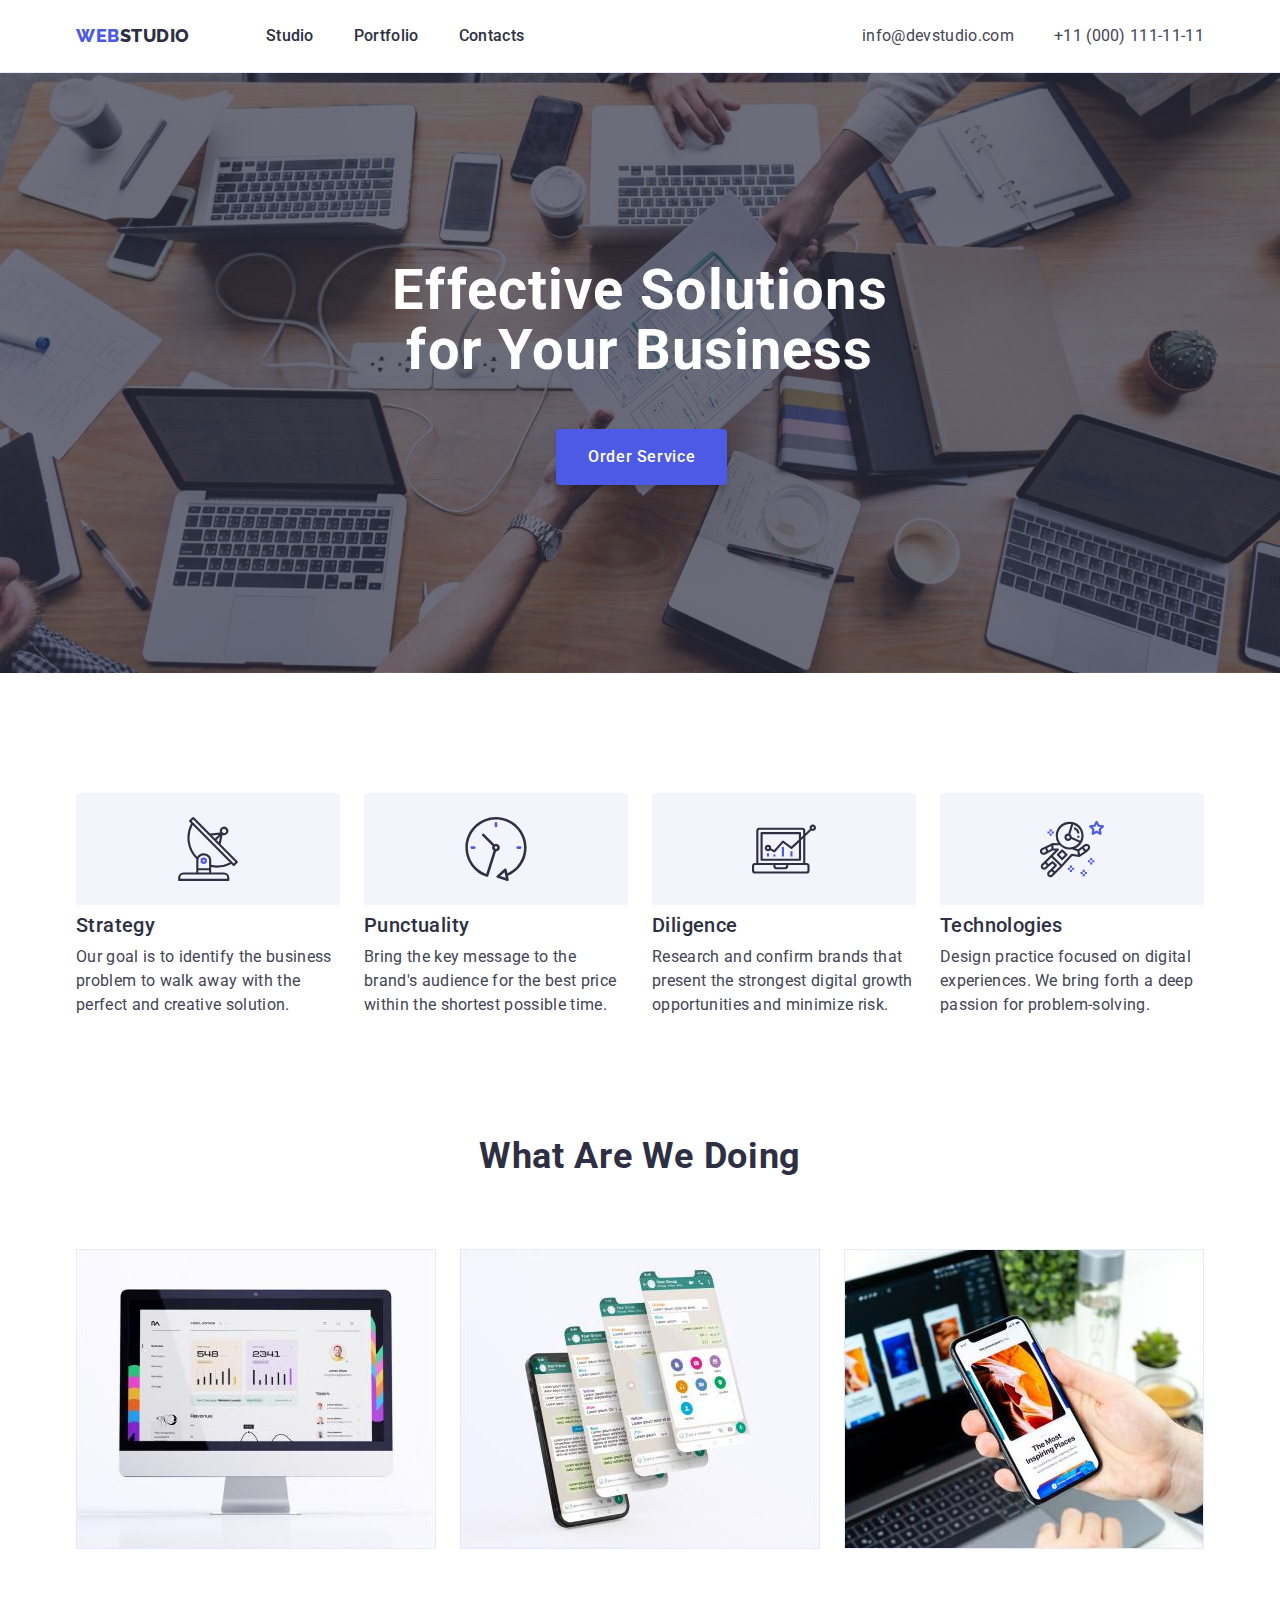
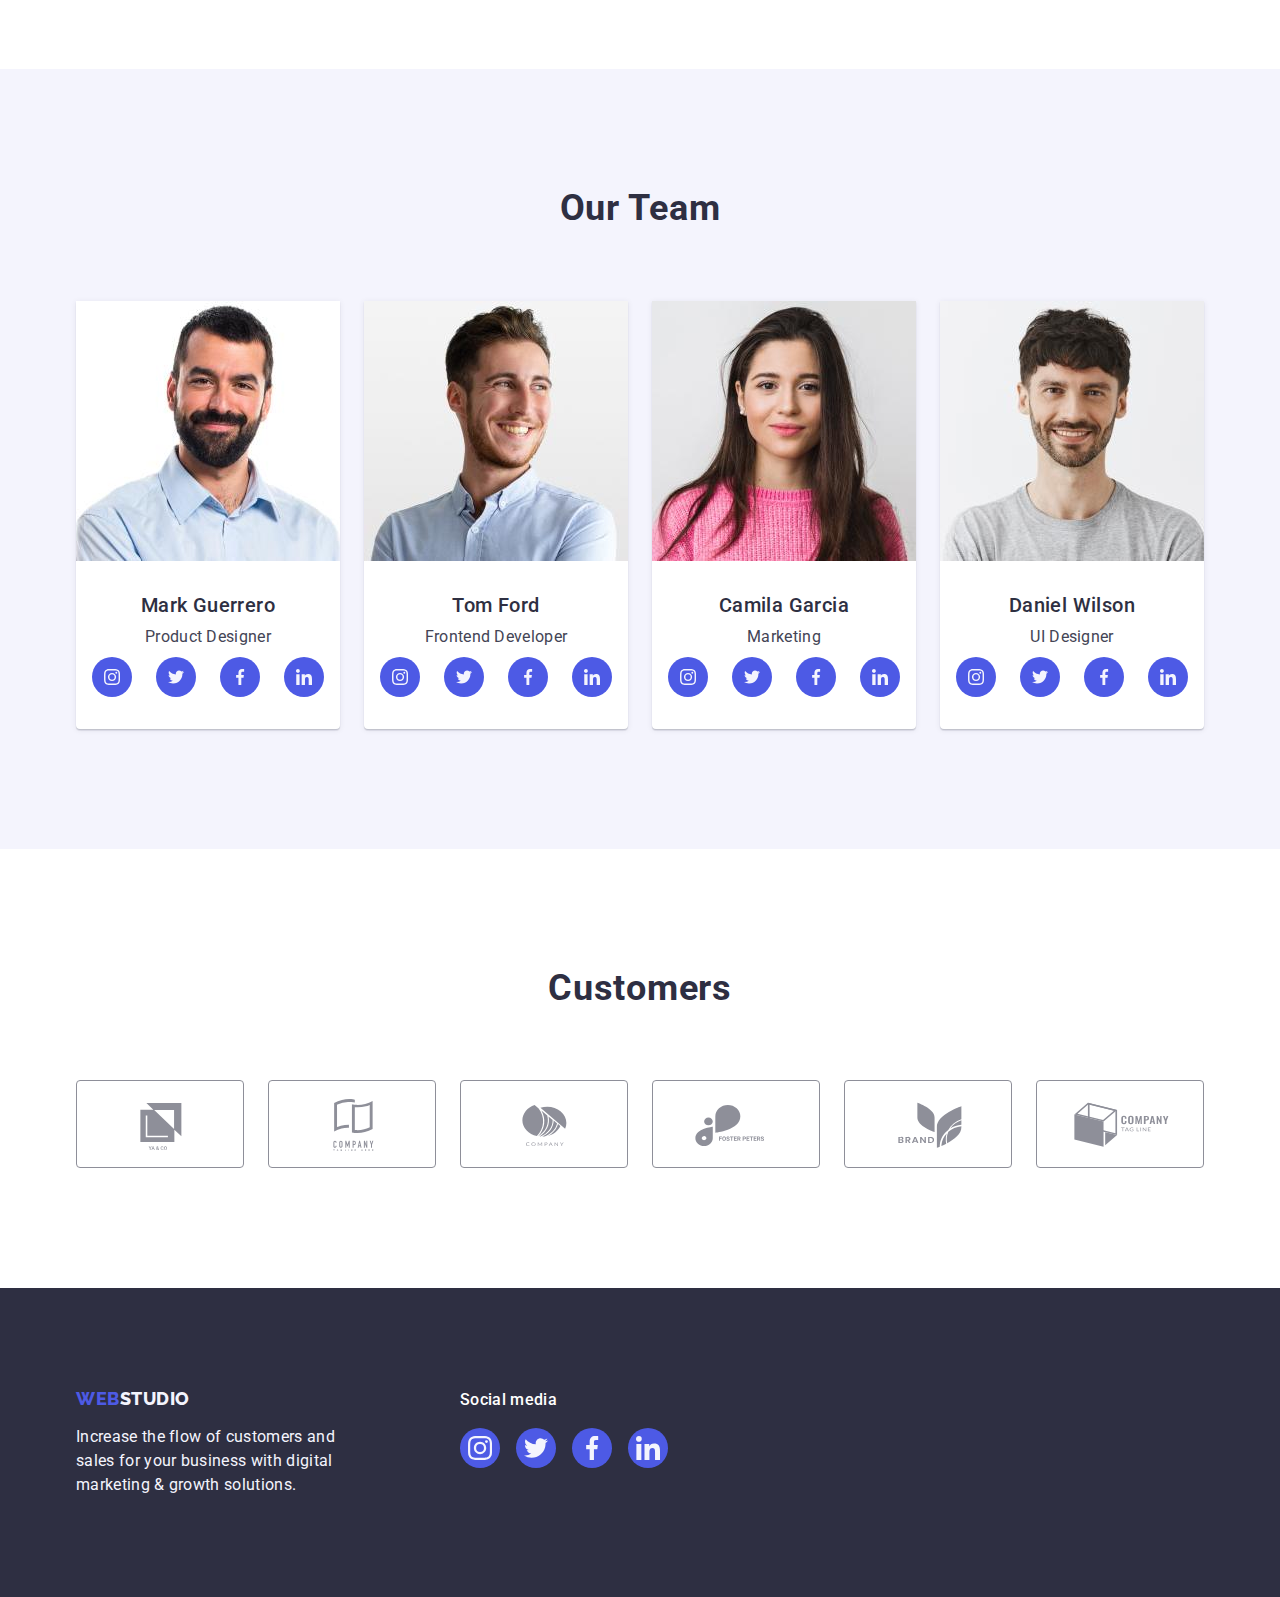
<file: index.html>
<!DOCTYPE html>
<html lang="en">
  <head>
    <meta charset="UTF-8" />
    <meta http-equiv="X-UA-Compatible" content="IE=edge" />
    <meta name="viewport" content="width=device-width, initial-scale=1.0" />
    <title>WebStudio</title>
    <link rel="preconnect" href="https://fonts.googleapis.com" />
    <link rel="preconnect" href="https://fonts.gstatic.com" crossorigin />
    <link
      href="https://fonts.googleapis.com/css2?family=Raleway:wght@800&family=Roboto:wght@400;500;700&display=swap"
      rel="stylesheet"
    />
    <link
      rel="stylesheet"
      href="https://cdn.jsdelivr.net/npm/modern-normalize@1.1.0/modern-normalize.min.css"
    />
    <link rel="stylesheet" href="./css/styles.css" />
  </head>
  <body>
    <!-- header -->
    <header class="page-header">
      <div class="container header-container">
        <nav class="page-nav">
          <a class="link logo header-logo-link" href="./index.html"
            >Web<span class="header-logo">Studio</span></a
          >

          <ul class="list menu">
            <li class="menu-item">
              <a class="link menu-link" href="./index.html">Studio</a>
            </li>
            <li class="menu-item">
              <a class="link menu-link" href="./portfolio.html">Portfolio</a>
            </li>
            <li class="menu-item">
              <a class="link menu-link" href="">Contacts</a>
            </li>
          </ul>
        </nav>
        <address class="contact">
          <ul class="contact-list list">
            <li class="contact-item">
              <a class="contact-link link" href="mailto:info@devstudio.com"
                >info@devstudio.com</a
              >
            </li>
            <li class="contact-item">
              <a class="contact-link link" href="tel:+110001111111"
                >+11 (000) 111-11-11</a
              >
            </li>
          </ul>
        </address>
      </div>
    </header>
    <!-- /header -->
    <!-- main -->
    <main class="main">
      <!-- section hero -->
      <section class="hero">
        <div class="container hero-container">
          <h1 class="page-title">Effective Solutions for Your Business</h1>
          <button class="hero-btn" type="button">Order Service</button>
        </div>
      </section>
      <!-- /section hero -->
      <!-- section advantages -->
      <section class="advantages">
        <div class="container advantages-container">
          <h2 class="section-title advantages-title" hidden>Our Advantages</h2>
          <ul class="advantages-list list">
            <li class="advantages-item">
              <div class="advantages-icon-block">
                <svg class="advantages-icon-item" width="64" height="64">
                  <use href="./images/icons.svg#icon-antenna-1"></use>
                </svg>
              </div>
              <h3 class="advantages-subtitle subtitle">Strategy</h3>
              <p class="advantages-text">
                Our goal is to identify the business problem to walk away with
                the perfect and creative solution.
              </p>
            </li>
            <li class="advantages-item">
              <div class="advantages-icon-block">
                <svg class="advantages-icon-item" width="64" height="64">
                  <use href="./images/icons.svg#icon-clock"></use>
                </svg>
              </div>
              <h3 class="advantages-subtitle subtitle">Punctuality</h3>
              <p class="advantages-text">
                Bring the key message to the brand's audience for the best price
                within the shortest possible time.
              </p>
            </li>
            <li class="advantages-item">
              <div class="advantages-icon-block">
                <svg class="advantages-icons-item" width="64" height="64">
                  <use href="./images/icons.svg#icon-diagram"></use>
                </svg>
              </div>
              <h3 class="advantages-subtitle subtitle">Diligence</h3>
              <p class="advantages-text">
                Research and confirm brands that present the strongest digital
                growth opportunities and minimize risk.
              </p>
            </li>
            <li class="advantages-item">
              <div class="advantages-icon-block">
                <svg class="advantages-icon-item" width="64" height="64">
                  <use href="./images/icons.svg#icon-astronaut"></use>
                </svg>
              </div>
              <h3 class="advantages-subtitle subtitle">Technologies</h3>
              <p class="advantages-text">
                Design practice focused on digital experiences. We bring forth a
                deep passion for problem-solving.
              </p>
            </li>
          </ul>
        </div>
      </section>
      <!-- /section advantages -->
      <!-- section doing -->
      <section class="doing">
        <div class="container doing-container">
          <h2 class="section-title doing-title">What are we doing</h2>
          <ul class="doing-list list">
            <li class="doing-item">
              <img
                class="doing-img"
                src="./images/we-are-doing/descope.jpg"
                alt="descope"
                width="360"
              />
            </li>
            <li class="doing-item">
              <img
                class="doing-img"
                src="./images/we-are-doing/app.jpg"
                alt="app"
                width="360"
              />
            </li>
            <li class="doing-item">
              <img
                class="doing-img"
                src="./images/we-are-doing/mobile.jpg"
                alt="mobile"
                width="360"
              />
            </li>
          </ul>
        </div>
      </section>
      <!-- /section doing -->
      <!-- section team -->
      <section class="team">
        <div class="container team-container">
          <h2 class="section-title team-title">Our Team</h2>
          <ul class="team-list list">
            <!-- 1 -->
            <li class="team-item">
              <img
                class="team-img"
                src="./images/our-team/mark-guerrero.jpg"
                alt="Mark Guerrero"
                width="264"
                height="260"
              />
              <div class="team-item-container">
                <h3 class="team-subtitle subtitle">Mark Guerrero</h3>
                <p class="team-text">Product Designer</p>
                <ul class="team-social-list list">
                  <li class="team-social-item">
                    <a
                      href="https://www.instagram.com/"
                      class="team-social-link link"
                      target="_blank"
                      rel="noopener noreferrer"
                      aria-label="instagram icon"
                    >
                      <svg class="social-icon-item" width="16" height="16">
                        <use href="./images/icons.svg#icon-instagram"></use>
                      </svg>
                    </a>
                  </li>
                  <li class="team-social-item">
                    <a
                      href="https://www.twitter.com/"
                      class="team-social-link link"
                      target="_blank"
                      rel="noopener noreferrer"
                      aria-label="twitter icon"
                    >
                      <svg class="social-icon-item" width="16" height="16">
                        <use href="./images/icons.svg#icon-twitter"></use>
                      </svg>
                    </a>
                  </li>
                  <li class="team-social-item">
                    <a
                      href="https://www.facebook.com/"
                      class="team-social-link link"
                      target="_blank"
                      rel="noopener noreferrer"
                      aria-label="facebook icon"
                    >
                      <svg class="social-icon-item" width="16" height="16">
                        <use href="./images/icons.svg#icon-facebook"></use>
                      </svg>
                    </a>
                  </li>
                  <li class="team-social-item">
                    <a
                      href="https://www.linkedin.com/"
                      class="team-social-link link"
                      target="_blank"
                      rel="noopener noreferrer"
                      aria-label="linkedin icon"
                    >
                      <svg class="social-icon-item" width="16" height="16">
                        <use href="./images/icons.svg#icon-linkedin"></use>
                      </svg>
                    </a>
                  </li>
                </ul>
              </div>
            </li>
            <!-- 2 -->
            <li class="team-item">
              <img
                class="team-img"
                src="./images/our-team/tom-ford.jpg"
                alt="Tom Ford"
                width="264"
                height="260"
              />
              <div class="team-item-container">
                <h3 class="team-subtitle subtitle">Tom Ford</h3>
                <p class="team-text">Frontend Developer</p>
                <ul class="team-social-list list">
                  <li class="team-social-item">
                    <a
                      href="https://www.instagram.com/"
                      class="team-social-link link"
                      target="_blank"
                      rel="noopener noreferrer"
                      aria-label="instagram icon"
                    >
                      <svg class="social-icon-item" width="16" height="16">
                        <use href="./images/icons.svg#icon-instagram"></use>
                      </svg>
                    </a>
                  </li>
                  <li class="team-social-item">
                    <a
                      href="https://www.twitter.com/"
                      class="team-social-link link"
                      target="_blank"
                      rel="noopener noreferrer"
                      aria-label="twitter icon"
                    >
                      <svg class="social-icon-item" width="16" height="16">
                        <use href="./images/icons.svg#icon-twitter"></use>
                      </svg>
                    </a>
                  </li>
                  <li class="team-social-item">
                    <a
                      href="https://www.facebook.com/"
                      class="team-social-link link"
                      target="_blank"
                      rel="noopener noreferrer"
                      aria-label="facebook icon"
                    >
                      <svg class="social-icon-item" width="16" height="16">
                        <use href="./images/icons.svg#icon-facebook"></use>
                      </svg>
                    </a>
                  </li>
                  <li class="team-social-item">
                    <a
                      href="https://www.linkedin.com/"
                      class="team-social-link link"
                      target="_blank"
                      rel="noopener noreferrer"
                      aria-label="linkedin icon"
                    >
                      <svg class="social-icon-item" width="16" height="16">
                        <use href="./images/icons.svg#icon-linkedin"></use>
                      </svg>
                    </a>
                  </li>
                </ul>
              </div>
            </li>
            <!-- 3 -->
            <li class="team-item">
              <img
                class="team-img"
                src="./images/our-team/camila-garcia.jpg"
                alt="Camila Garcia"
                width="264"
                height="260"
              />
              <div class="team-item-container">
                <h3 class="team-subtitle subtitle">Camila Garcia</h3>
                <p class="team-text">Marketing</p>
                <ul class="team-social-list list">
                  <li class="team-social-item">
                    <a
                      href="https://www.instagram.com/"
                      class="team-social-link link"
                      target="_blank"
                      rel="noopener noreferrer"
                      aria-label="instagram icon"
                    >
                      <svg class="social-icon-item" width="16" height="16">
                        <use href="./images/icons.svg#icon-instagram"></use>
                      </svg>
                    </a>
                  </li>
                  <li class="team-social-item">
                    <a
                      href="https://www.twitter.com/"
                      class="team-social-link link"
                      target="_blank"
                      rel="noopener noreferrer"
                      aria-label="twitter icon"
                    >
                      <svg class="social-icon-item" width="16" height="16">
                        <use href="./images/icons.svg#icon-twitter"></use>
                      </svg>
                    </a>
                  </li>
                  <li class="team-social-item">
                    <a
                      href="https://www.facebook.com/"
                      class="team-social-link link"
                      target="_blank"
                      rel="noopener noreferrer"
                      aria-label="facebook icon"
                    >
                      <svg class="social-icon-item" width="16" height="16">
                        <use href="./images/icons.svg#icon-facebook"></use>
                      </svg>
                    </a>
                  </li>
                  <li class="team-social-item">
                    <a
                      href="https://www.linkedin.com/"
                      class="team-social-link link"
                      target="_blank"
                      rel="noopener noreferrer"
                      aria-label="linkedin icon"
                    >
                      <svg class="social-icon-item" width="16" height="16">
                        <use href="./images/icons.svg#icon-linkedin"></use>
                      </svg>
                    </a>
                  </li>
                </ul>
              </div>
            </li>
            <!-- 4 -->
            <li class="team-item">
              <img
                class="team-img"
                src="./images/our-team/daniel-wilson.jpg"
                alt="Daniel Wilson"
                width="264"
                height="260"
              />
              <div class="team-item-container">
                <h3 class="team-subtitle subtitle">Daniel Wilson</h3>
                <p class="team-text">UI Designer</p>
                <ul class="team-social-list list">
                  <li class="team-social-item">
                    <a
                      href="https://www.instagram.com/"
                      class="team-social-link link"
                      target="_blank"
                      rel="noopener noreferrer"
                      aria-label="instagram icon"
                    >
                      <svg class="social-icon-item" width="16" height="16">
                        <use href="./images/icons.svg#icon-instagram"></use>
                      </svg>
                    </a>
                  </li>
                  <li class="team-social-item">
                    <a
                      href="https://www.twitter.com/"
                      class="team-social-link link"
                      target="_blank"
                      rel="noopener noreferrer"
                      aria-label="twitter icon"
                    >
                      <svg class="social-icon-item" width="16" height="16">
                        <use href="./images/icons.svg#icon-twitter"></use>
                      </svg>
                    </a>
                  </li>
                  <li class="team-social-item">
                    <a
                      href="https://www.facebook.com/"
                      class="team-social-link link"
                      target="_blank"
                      rel="noopener noreferrer"
                      aria-label="facebook icon"
                    >
                      <svg class="social-icon-item" width="16" height="16">
                        <use href="./images/icons.svg#icon-facebook"></use>
                      </svg>
                    </a>
                  </li>
                  <li class="team-social-item">
                    <a
                      href="https://www.linkedin.com/"
                      class="team-social-link link"
                      target="_blank"
                      rel="noopener noreferrer"
                      aria-label="linkedin icon"
                    >
                      <svg class="social-icon-item" width="16" height="16">
                        <use href="./images/icons.svg#icon-linkedin"></use>
                      </svg>
                    </a>
                  </li>
                </ul>
              </div>
            </li>
          </ul>
        </div>
      </section>
      <!-- /section team -->
      <!-- section customers -->
      <section class="customers">
        <div class="container customers-container">
          <h2 class="section-title customers-title">Customers</h2>
          <ul class="customers-list list">
            <li class="customers-item">
              <a href="" class="customers-link link customers-item-link">
                <svg class="customers-icon-item" width="104" height="56">
                  <use href="./images/icons.svg#icon-Logo"></use>
                </svg>
              </a>
            </li>
            <li class="customers-item">
              <a href="" class="customers-link link customers-item-link">
                <svg class="customers-icon-item" width="104" height="56">
                  <use href="./images/icons.svg#icon-Logo-1"></use>
                </svg>
              </a>
            </li>
            <li class="customers-item">
              <a href="" class="customers-link link customers-item-link">
                <svg class="customers-icon-item" width="104" height="56">
                  <use href="./images/icons.svg#icon-Logo-2"></use>
                </svg>
              </a>
            </li>
            <li class="customers-item">
              <a href="" class="customers-link link customers-item-link">
                <svg class="customers-icon-item" width="104" height="56">
                  <use href="./images/icons.svg#icon-Logo-3"></use>
                </svg>
              </a>
            </li>
            <li class="customers-item">
              <a href="" class="customers-link link customers-item-link">
                <svg class="customers-icon-item" width="104" height="56">
                  <use href="./images/icons.svg#icon-Logo-4"></use>
                </svg>
              </a>
            </li>
            <li class="customers-item">
              <a href="" class="customers-link link customers-item-link">
                <svg class="customers-icon-item" width="104" height="56">
                  <use href="./images/icons.svg#icon-Logo-5"></use>
                </svg>
              </a>
            </li>
          </ul>
        </div>
      </section>

      <!-- /section customers  -->
    </main>
    <!-- /main -->
    <!-- footer -->
    <footer class="footer">
      <div class="container footer-container">
        <div class="footer-info-block">
          <a class="link logo footer-logo-link" href="./index.html"
            >Web<span class="footer-logo">Studio</span></a
          >
          <p class="footer-text">
            Increase the flow of customers and sales for your business with
            digital marketing & growth solutions.
          </p>
        </div>
        <div class="footer-social-block">
          <p class="footer-social-media">Social media</p>
          <ul class="footer-social-list list">
            <li class="team-social-item">
              <a
                href="https://www.instagram.com/"
                class="footer-social-link link"
                target="_blank"
                rel="noopener noreferrer"
                aria-label="instagram icon"
              >
                <svg class="social-icon-item" width="24" height="24">
                  <use href="./images/icons.svg#icon-instagram"></use>
                </svg>
              </a>
            </li>
            <li class="team-social-item">
              <a
                href="https://www.twitter.com/"
                class="footer-social-link link"
                target="_blank"
                rel="noopener noreferrer"
                aria-label="twitter icon"
              >
                <svg class="social-icon-item" width="24" height="24">
                  <use href="./images/icons.svg#icon-twitter"></use>
                </svg>
              </a>
            </li>
            <li class="team-social-item">
              <a
                href="https://www.facebook.com/"
                class="footer-social-link link"
                target="_blank"
                rel="noopener noreferrer"
                aria-label="facebook icon"
              >
                <svg class="social-icon-item" width="24" height="24">
                  <use href="./images/icons.svg#icon-facebook"></use>
                </svg>
              </a>
            </li>
            <li class="team-social-item">
              <a
                href="https://www.linkedin.com/"
                class="footer-social-link link"
                target="_blank"
                rel="noopener noreferrer"
                aria-label="linkedin icon"
              >
                <svg class="social-icon-item" width="24" height="24">
                  <use href="./images/icons.svg#icon-linkedin"></use>
                </svg>
              </a>
            </li>
          </ul>
        </div>
      </div>
    </footer>
    <!-- /footer -->
  </body>
</html>
</file>
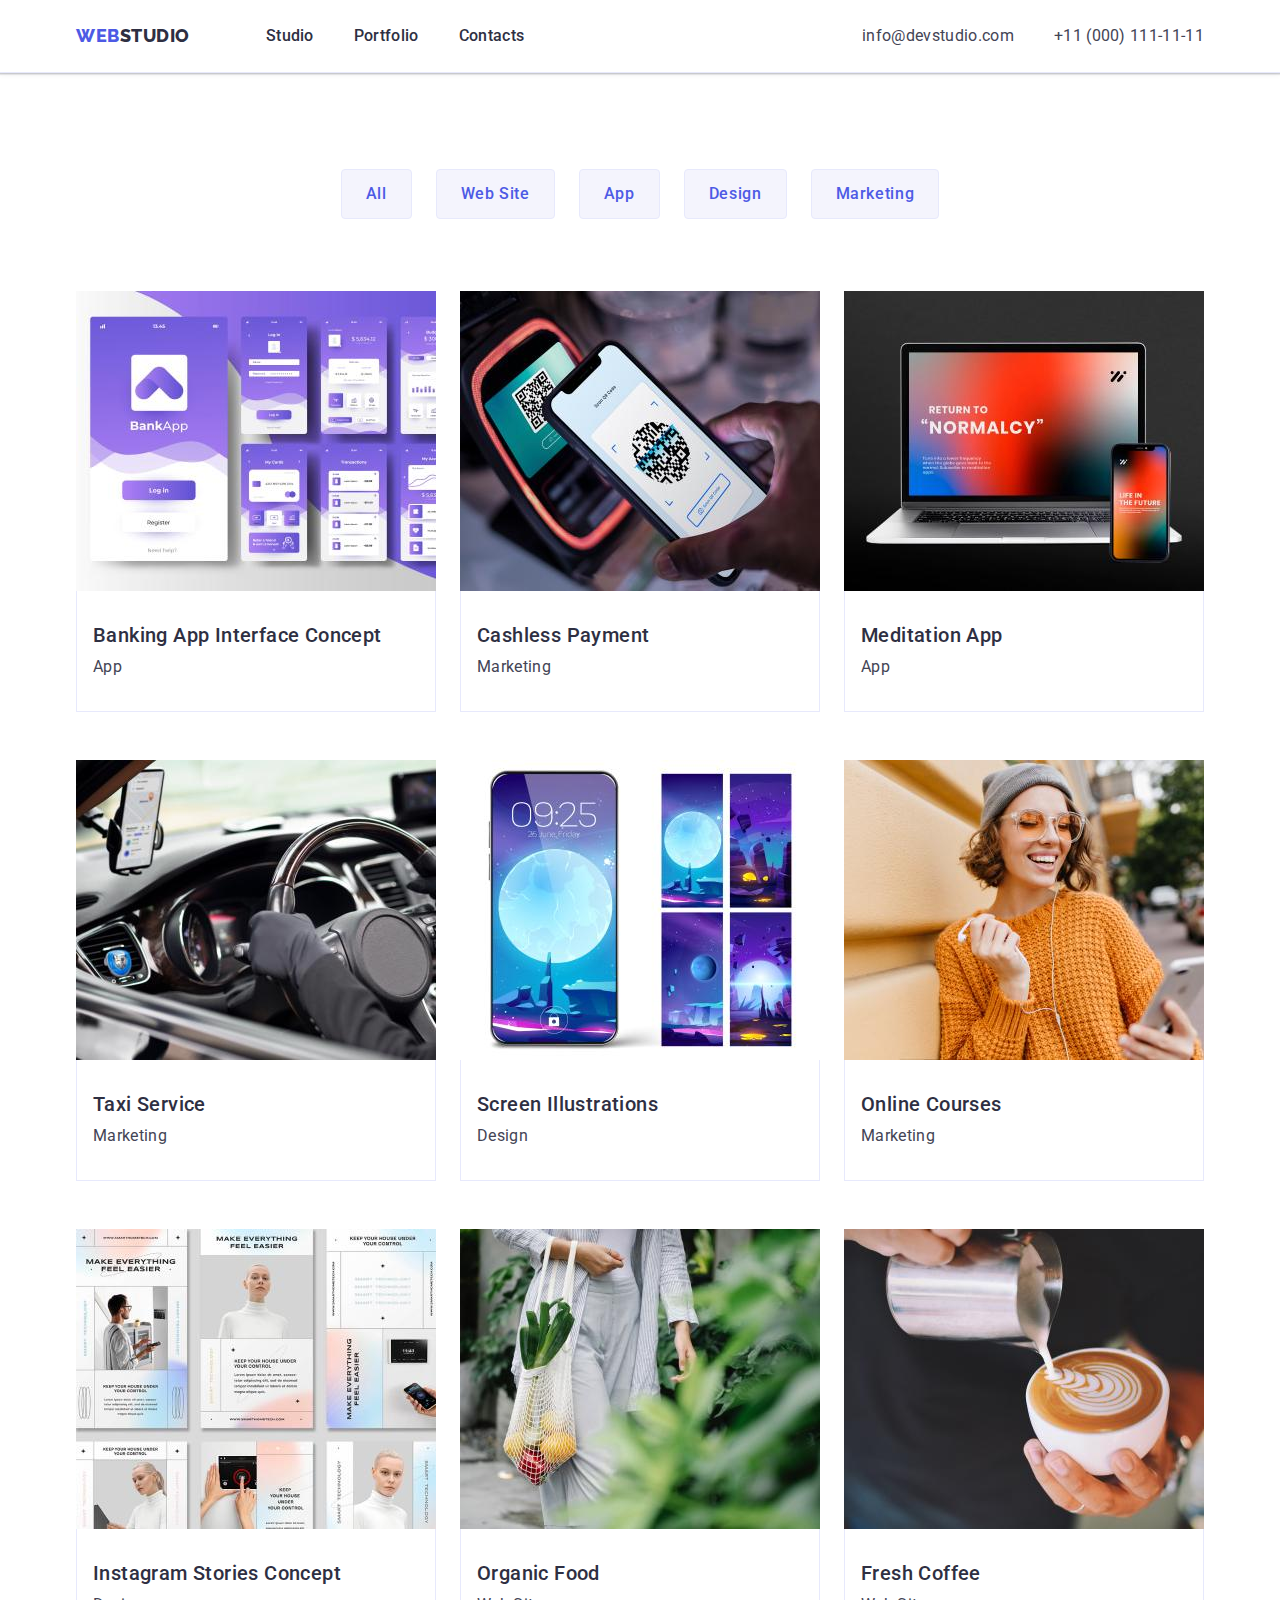
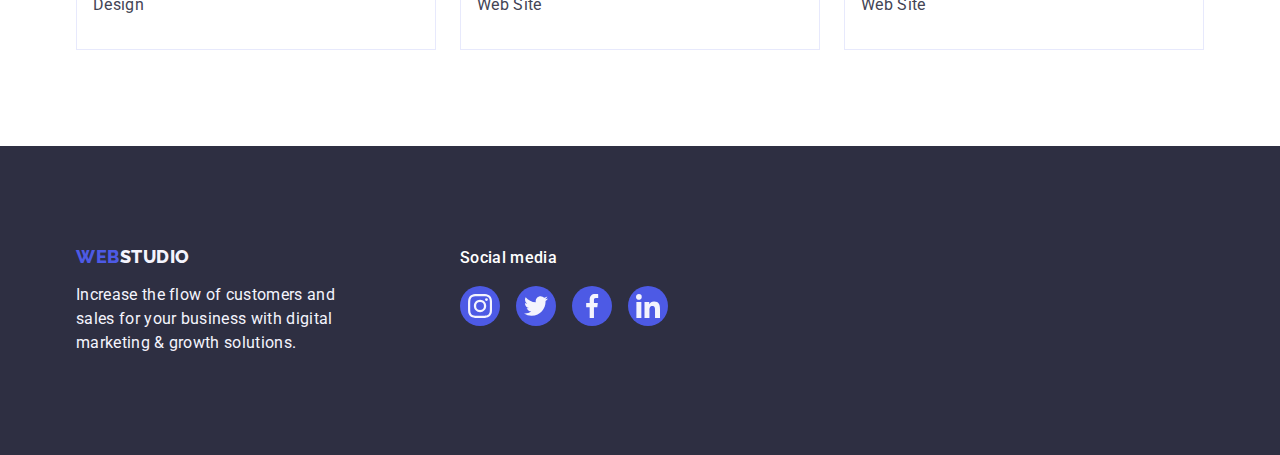
<file: portfolio.html>
<!DOCTYPE html>
<html lang="en">
  <head>
    <meta charset="UTF-8" />
    <meta http-equiv="X-UA-Compatible" content="IE=edge" />
    <meta name="viewport" content="width=device-width, initial-scale=1.0" />
    <title>Portfolio</title>
    <link rel="preconnect" href="https://fonts.googleapis.com" />
    <link rel="preconnect" href="https://fonts.gstatic.com" crossorigin />
    <link
      href="https://fonts.googleapis.com/css2?family=Raleway:wght@800&family=Roboto:wght@400;500;700&display=swap"
      rel="stylesheet"
    />
    <link
      rel="stylesheet"
      href="https://cdn.jsdelivr.net/npm/modern-normalize@1.1.0/modern-normalize.min.css"
    />
    <link rel="stylesheet" href="./css/styles.css" />
  </head>
  <body>
    <!-- header -->
    <header class="page-header">
      <div class="container header-container">
        <nav class="page-nav">
          <a class="link logo header-logo-link" href="./index.html"
            >Web<span class="header-logo">Studio</span></a
          >

          <ul class="list menu">
            <li class="menu-item">
              <a class="link menu-link" href="./index.html">Studio</a>
            </li>
            <li class="menu-item">
              <a class="link menu-link" href="./portfolio.html">Portfolio</a>
            </li>
            <li class="menu-item">
              <a class="link menu-link" href="">Contacts</a>
            </li>
          </ul>
        </nav>
        <address class="contact">
          <ul class="contact-list list">
            <li class="contact-item">
              <a class="contact-link link" href="mailto:info@devstudio.com"
                >info@devstudio.com</a
              >
            </li>
            <li class="contact-item">
              <a class="contact-link link" href="tel:+110001111111"
                >+11 (000) 111-11-11</a
              >
            </li>
          </ul>
        </address>
      </div>
    </header>
    <!-- /header -->
    <!-- portfolio main -->
    <main>
      <!-- section portfolio -->
      <section class="portfolio">
        <div class="container portfolio-container">
          <h1 class="portfolio-title section-title" hidden>Portfolio</h1>
          <ul class="portfolio-menu list">
            <li>
              <button class="portfolio-btn" type="button">All</button>
            </li>
            <li>
              <button class="portfolio-btn" type="button">Web Site</button>
            </li>
            <li>
              <button class="portfolio-btn" type="button">App</button>
            </li>
            <li>
              <button class="portfolio-btn" type="button">Design</button>
            </li>
            <li>
              <button class="portfolio-btn" type="button">Marketing</button>
            </li>
          </ul>
          <!-- list -->
          <ul class="portfolio-list list">
            <li class="portfolio-item">
              <a class="link portfolio-link" href="">
                <img
                  class="portfolio-img"
                  src="./images/portfolio/img-1.jpg"
                  alt="Banking App"
                  width="360"
                  height="300"
                />
                <div class="portfolio-item-container">
                  <h2 class="portfolio-subtitle subtitle">
                    Banking App Interface Concept
                  </h2>
                  <p class="portfolio-text">App</p>
                </div>
              </a>
            </li>
            <!-- 2 -->
            <li class="portfolio-item">
              <a class="link portfolio-link" href=""
                ><img
                  class="portfolio-img"
                  src="./images/portfolio/img-2.jpg"
                  alt="Cashless Payment"
                  width="360"
                  height="300"
                />
                <div class="portfolio-item-container">
                  <h2 class="portfolio-subtitle subtitle">Cashless Payment</h2>
                  <p class="portfolio-text">Marketing</p>
                </div>
              </a>
            </li>
            <!-- 3 -->
            <li class="portfolio-item">
              <a class="link portfolio-link" href="">
                <img
                  class="portfolio-img"
                  src="./images/portfolio/img-3.jpg"
                  alt="Meditation App"
                  width="360"
                  height="300"
                />
                <div class="portfolio-item-container">
                  <h2 class="portfolio-subtitle subtitle">Meditation App</h2>
                  <p class="portfolio-text">App</p>
                </div>
              </a>
            </li>
            <!-- 4 -->
            <li class="portfolio-item">
              <a class="link portfolio-link" href="">
                <img
                  class="portfolio-img"
                  src="./images/portfolio/img-4.jpg"
                  alt="Taxi Service"
                  width="360"
                  height="300"
                />
                <div class="portfolio-item-container">
                  <h2 class="portfolio-subtitle subtitle">Taxi Service</h2>
                  <p class="portfolio-text">Marketing</p>
                </div>
              </a>
            </li>
            <!-- 5 -->
            <li class="portfolio-item">
              <a class="link portfolio-link" href="">
                <img
                  class="portfolio-img"
                  src="./images/portfolio/img-5.jpg"
                  alt="Screen Illustrations"
                  width="360"
                  height="300"
                />
                <div class="portfolio-item-container">
                  <h2 class="portfolio-subtitle subtitle">
                    Screen Illustrations
                  </h2>
                  <p class="portfolio-text">Design</p>
                </div>
              </a>
            </li>
            <!-- 6 -->
            <li class="portfolio-item">
              <a class="link portfolio-link" href="">
                <img
                  class="portfolio-img"
                  src="./images/portfolio/img-6.jpg"
                  alt="Online Courses"
                  width="360"
                  height="300"
                />
                <div class="portfolio-item-container">
                  <h2 class="portfolio-subtitle subtitle">Online Courses</h2>
                  <p class="portfolio-text">Marketing</p>
                </div>
              </a>
            </li>
            <!-- 7 -->
            <li class="portfolio-item">
              <a class="link portfolio-link" href="">
                <img
                  class="portfolio-img"
                  src="./images/portfolio/img-7.jpg"
                  alt="Instagram Stories"
                  width="360"
                  height="300"
                />
                <div class="portfolio-item-container">
                  <h2 class="portfolio-subtitle subtitle">
                    Instagram Stories Concept
                  </h2>
                  <p class="portfolio-text">Design</p>
                </div>
              </a>
            </li>
            <!-- 8 -->
            <li class="portfolio-item">
              <a class="link portfolio-link" href="">
                <img
                  class="portfolio-img"
                  src="./images/portfolio/img-8.jpg"
                  alt="Organic Food"
                  width="360"
                  height="300"
                />
                <div class="portfolio-item-container">
                  <h2 class="portfolio-subtitle subtitle">Organic Food</h2>
                  <p class="portfolio-text">Web Site</p>
                </div>
              </a>
            </li>
            <!-- 9 -->
            <li class="portfolio-item">
              <a class="link portfolio-link" href="">
                <img
                  class="portfolio-img"
                  src="./images/portfolio/img-9.jpg"
                  alt="Fresh Coffee"
                  width="360"
                  height="300"
                />
                <div class="portfolio-item-container">
                  <h2 class="portfolio-subtitle subtitle">Fresh Coffee</h2>
                  <p class="portfolio-text">Web Site</p>
                </div>
              </a>
            </li>
          </ul>
        </div>
      </section>
      <!-- /section portfolio -->
      <!-- /portfolio main -->
    </main>
    <!-- footer -->
    <footer class="footer">
      <div class="container footer-container">
        <div class="footer-info-block">
          <a class="link logo footer-logo-link" href="./index.html"
            >Web<span class="footer-logo">Studio</span></a
          >
          <p class="footer-text">
            Increase the flow of customers and sales for your business with
            digital marketing & growth solutions.
          </p>
        </div>
        <div class="footer-social-block">
          <p class="footer-social-media">Social media</p>
          <ul class="footer-social-list list">
            <li class="team-social-item">
              <a
                href="https://www.instagram.com/"
                class="footer-social-link link"
                target="_blank"
                rel="noopener noreferrer"
                aria-label="instagram icon"
              >
                <svg class="social-icon-item" width="24" height="24">
                  <use href="./images/icons.svg#icon-instagram"></use>
                </svg>
              </a>
            </li>
            <li class="team-social-item">
              <a
                href="https://www.twitter.com/"
                class="footer-social-link link"
                target="_blank"
                rel="noopener noreferrer"
                aria-label="twitter icon"
              >
                <svg class="social-icon-item" width="24" height="24">
                  <use href="./images/icons.svg#icon-twitter"></use>
                </svg>
              </a>
            </li>
            <li class="team-social-item">
              <a
                href="https://www.facebook.com/"
                class="footer-social-link link"
                target="_blank"
                rel="noopener noreferrer"
                aria-label="facebook icon"
              >
                <svg class="social-icon-item" width="24" height="24">
                  <use href="./images/icons.svg#icon-facebook"></use>
                </svg>
              </a>
            </li>
            <li class="team-social-item">
              <a
                href="https://www.linkedin.com/"
                class="footer-social-link link"
                target="_blank"
                rel="noopener noreferrer"
                aria-label="linkedin icon"
              >
                <svg class="social-icon-item" width="24" height="24">
                  <use href="./images/icons.svg#icon-linkedin"></use>
                </svg>
              </a>
            </li>
          </ul>
        </div>
      </div>
    </footer>
    <!-- /footer -->
  </body>
</html>
</file>
<file: css/styles.css>
/* основні */
/* root */
:root {
  --maine-color: #2e2f42;
  /* maine is second color */
  --second-color: #434455;
  /* second is main color */
  --accent-color: #4d5ae5;
  --subaccent-color: #404bbf;
  --white-color: #ffffff;
  --subwhite-color: #f4f4fd;
}
/* /root */
/* COMPOMENTS */

h1,
h2,
h3,
h4,
h5,
h6,
p {
  margin: 0;
}

.container {
  width: 1158px;
  padding: 0 15px;
  margin: 0 auto;
  /* outline: 2px solid red; */
}

.list {
  list-style: none;
  margin: 0;
  padding: 0;
}
.link {
  text-decoration: none;
  font-style: normal;
}

body {
  font-family: "Roboto", sans-serif;
  color: var(--second-color);
  background-color: var(--white-color);
}

.logo {
  text-transform: uppercase;
  font-family: "Raleway", sans-serif;
  color: var(--accent-color);
  font-weight: 800;
  font-size: 18px;
  line-height: 1.17;
  letter-spacing: 0.03em;
}
/* /COMPOMENTS */
/* ===== /основні ===== */
/* ===== header ===== */
.page-header {
  border-bottom: 1px solid #e7e9fc;
  box-shadow: 0px 2px 1px rgba(46, 47, 66, 0.08),
    0px 1px 1px rgba(46, 47, 66, 0.16), 0px 1px 6px rgba(46, 47, 66, 0.08);
}

.header-container {
  display: flex;
  justify-content: space-between;
  /* border-bottom: 1px solid #e7e9fc; */
  align-items: center;
}
.page-nav {
  width: 456px;
  display: flex;
  align-items: center;
  /* justify-content: space-between; */
}

.header-logo-link {
  margin-right: 76px;
}

.header-logo {
  color: var(--maine-color);
}

.menu {
  display: flex;
  gap: 40px;
}

/* .menu-item {
} */

.menu-link {
  font-weight: 500;
  font-size: 16px;
  line-height: 1.5;
  color: var(--maine-color);
  letter-spacing: 0.02em;
  padding: 24px 0;
  display: block;
}
.menu-link:hover,
.menu-link:focus {
  color: var(--subaccent-color);
}

.contact {
  font-style: normal;
}
.contact-list {
  display: flex;
  gap: 40px;
}
/* .contact-item {
} */

.contact-link {
  color: var(--second-color);
  font-weight: 400;
  font-size: 16px;
  line-height: 1.5;
  letter-spacing: 0.02em;
  padding: 24px 0;
  display: block;
}
.contact-link:hover,
.contact-link:focus {
  color: var(--subaccent-color);
}

/* ===== /header ===== */

/* ===== hero ===== */
/* .hero-container {
  padding-top: 188px;
  padding-bottom: 188px;
} */
.hero {
  background-color: var(--maine-color);
  /*  */
  background-image: linear-gradient(
      rgba(46, 47, 66, 0.7),
      rgba(46, 47, 66, 0.7)
    ),
    url(../images/hero/people-office.jpg);
  max-width: 1440px;
  background-repeat: no-repeat;
  background-position: center;
  background-size: cover;
  margin-left: auto;
  margin-right: auto;
  /*  */
  padding-top: 188px;
  padding-bottom: 188px;
}
.page-title {
  font-weight: 700;
  font-size: 56px;
  line-height: 1.07;
  text-align: center;
  letter-spacing: 0.02em;
  color: var(--white-color);
  /*  */
  /* max-width: 496px; */
  max-width: 526px;
  margin-bottom: 48px;
  margin-left: auto;
  margin-right: auto;
}
.hero-btn {
  font-family: "Roboto", sans-serif;
  background-color: var(--accent-color);
  color: var(--white-color);
  font-weight: 500;
  font-size: 16px;
  line-height: 1.5;
  align-items: center;
  letter-spacing: 0.04em;
  cursor: pointer;
  box-shadow: 0px 4px 4px rgba(0, 0, 0, 0.15);
  border: none;
  border-radius: 4px;
  /*  */
  padding: 16px 32px;
  margin-left: 480px;
  display: block;
  min-width: 169px;
}
.hero-btn:hover,
.hero-btn:focus {
  background-color: var(--subaccent-color);
}

/* ===== /hero ====== */

/* ===== advantages ===== */

.advantages {
  padding: 120px 0;
}
/* .section-title {
}
.advantages-title {
} */
.advantages-icon-block {
  background-color: var(--subwhite-color);
  height: 112px;
  display: flex;
  justify-content: center;
  align-items: center;
  margin-bottom: 8px;
  border-radius: 4px;
}

.advantages-list {
  display: flex;
  gap: 24px;
}

.advantages-item {
  width: calc((100% - 72px) / 4);
}
.advantages-subtitle {
  font-weight: 500;
  font-size: 20px;
  line-height: 1.2;
  letter-spacing: 0.02em;
  color: var(--maine-color);
  margin-bottom: 8px;
}
/* .subtitle {
} */
.advantages-text {
  font-size: 16px;
  line-height: 1.5;
  letter-spacing: 0.02em;
  /* color: var(--second-color); */
}

/* ===== /advantages ===== */
/* ===== doing ===== */
/*  */

.doing {
  padding-bottom: 120px;
}
/* .section-title {
} */
.doing-title {
  font-weight: 700;
  font-size: 36px;
  line-height: 1.11;
  text-align: center;
  letter-spacing: 0.02em;
  text-transform: capitalize;
  color: var(--maine-color);
  margin-bottom: 72px;
}
.doing-list {
  display: flex;
  gap: 24px;
}

.doing-item {
  width: calc((100% - 48px) / 3);
}
.doing-img {
  display: block;
}

/* ===== /doing ===== */
/* ===== team ===== */

.team {
  background-color: var(--subwhite-color);
  padding-top: 120px;
  padding-bottom: 120px;
}
/* .section-title {
} */
.team-title {
  font-weight: 700;
  font-size: 36px;
  line-height: 1.11;
  text-align: center;
  letter-spacing: 0.02em;
  text-transform: capitalize;
  color: var(--maine-color);
  /*  */
  margin-bottom: 72px;
}
.team-list {
  display: flex;
  gap: 24px;
}

.team-item {
  background-color: var(--white-color);
  box-shadow: 0px 1px 6px rgba(46, 47, 66, 0.08),
    0px 1px 1px rgba(46, 47, 66, 0.16), 0px 2px 1px rgba(46, 47, 66, 0.08);
}
.team-img {
  /* margin-bottom: 32px; */
  display: block;
}
.team-item-container {
  padding: 32px 0;
  border-radius: 0px 0px 4px 4px;
}

.team-subtitle {
  font-weight: 500;
  font-size: 20px;
  line-height: 1.2;
  letter-spacing: 0.02em;
  color: var(--maine-color);
  /*  */
  margin-bottom: 8px;
  text-align: center;
}
/* .subtitle {
} */
.team-text {
  font-size: 16px;
  line-height: 1.5;
  letter-spacing: 0.02em;
  /*  */
  /* padding-bottom: 32px; */
  text-align: center;
  margin-bottom: 8px;
}
/*  */

.team-social-link,
.footer-social-link {
  display: flex;
  justify-content: center;
  align-items: center;
  width: 40px;
  height: 40px;
  background-color: var(--accent-color);
  border-radius: 50%;
}

.team-item {
  border-radius: 0px 0px 4px 4px;
}

.team-social-link:hover,
.team-social-link:focus {
  background-color: var(--subaccent-color);
}

.team-social-list {
  display: flex;
  justify-content: center;
  gap: 24px;
}

.social-icon-item {
  fill: #f4f4fd;
}
/* ===== /team ===== */
/* customers */
.customers {
  padding-top: 120px;
  padding-bottom: 120px;
}

.customers-list {
  display: flex;
  gap: 24px;
}

.customers-item-link {
  border: 1px solid #8e8f99;
  border-radius: 4px;
  width: 168px;
  height: 88px;
  display: flex;
  justify-content: center;
  align-items: center;
  color: #8e8f99;
  /*  */
}

.customers-item-link:hover,
.customers-item-link:focus {
  border-color: var(--subaccent-color);
  color: #404bbf;
}

.customers-title {
  font-weight: 700;
  font-size: 36px;
  line-height: 1.1;
  text-align: center;
  letter-spacing: 0.02em;
  text-transform: capitalize;
  color: var(--maine-color);
  margin-bottom: 72px;
}

.customers-icon-item {
  fill: currentColor;
}

/* ===== footer ===== */
/*  */

.footer-logo-link {
  display: inline-block;
  margin-bottom: 16px;
}

.footer {
  background-color: var(--maine-color);
  padding-top: 100px;
  padding-bottom: 100px;
}
/* .link {
}
.logo {
} */
.footer-logo {
  color: var(--subwhite-color);
}
.footer-text {
  font-size: 16px;
  line-height: 1.5;
  letter-spacing: 0.02em;
  color: var(--subwhite-color);
  width: 264px;
}

/*  */
.footer-social-media {
  font-weight: 500;
  font-size: 16px;
  line-height: calc(24 / 16);
  letter-spacing: 0.02em;
  color: var(--white-color);
  margin-bottom: 16px;
}

.footer-social-block {
  width: 208px;
}

.footer-container {
  display: flex;
  align-items: baseline;
  gap: 120px;
}

.footer-social-list {
  display: flex;
  gap: 16px;
}

.footer-social-link:hover,
.footer-social-link:focus {
  background-color: #31d0aa;
}

/* ===== portfolio ===== */

.portfolio {
  padding: 96px 0;
}

.portfolio-menu {
  display: flex;
  gap: 24px;
  justify-content: center;
  margin-bottom: 72px;
}

.portfolio-btn {
  font-weight: 500;
  font-size: 16px;
  line-height: 1.5;
  align-items: center;
  text-align: center;
  letter-spacing: 0.04em;
  background: var(--subwhite-color);
  color: var(--accent-color);
  border: 1px solid #e7e9fc;
  border-radius: 4px;
  font-family: "Roboto", sans-serif;
  cursor: pointer;
  padding: 12px 24px;
}

.portfolio-btn:hover,
.portfolio-btn:focus {
  color: var(--white-color);
  background-color: var(--subaccent-color);
  border: 1px solid transparent;
  /*  */
  box-shadow: 0px 3px 1px rgba(0, 0, 0, 0.1), 0px 2px 1px rgba(0, 0, 0, 0.08),
    0px 2px 2px rgba(0, 0, 0, 0.12);
}

.portfolio-list {
  display: flex;
  flex-wrap: wrap;
  gap: 24px;
  row-gap: 48px;
}

.portfolio-link {
  display: block;
}

.portfolio-link:hover,
.portfolio-link:focus {
  box-shadow: 0px 1px 6px rgba(46, 47, 66, 0.08),
    0px 1px 1px rgba(46, 47, 66, 0.16), 0px 2px 1px rgba(46, 47, 66, 0.08);
}

.portfolio-img {
  display: block;
}

.portfolio-item-container {
  padding-bottom: 32px;
  border: 1px solid #e7e9fc;
  border-top: none;
  padding: 32px 16px;
}

.portfolio-subtitle {
  font-weight: 500;
  font-size: 20px;
  line-height: 1.2;
  letter-spacing: 0.02em;
  color: var(--maine-color);
  margin-bottom: 8px;
}
/* .subtitle {
} */
.portfolio-text {
  font-size: 16px;
  line-height: 1.5;
  letter-spacing: 0.02em;
  color: var(--second-color);
}
</file>
